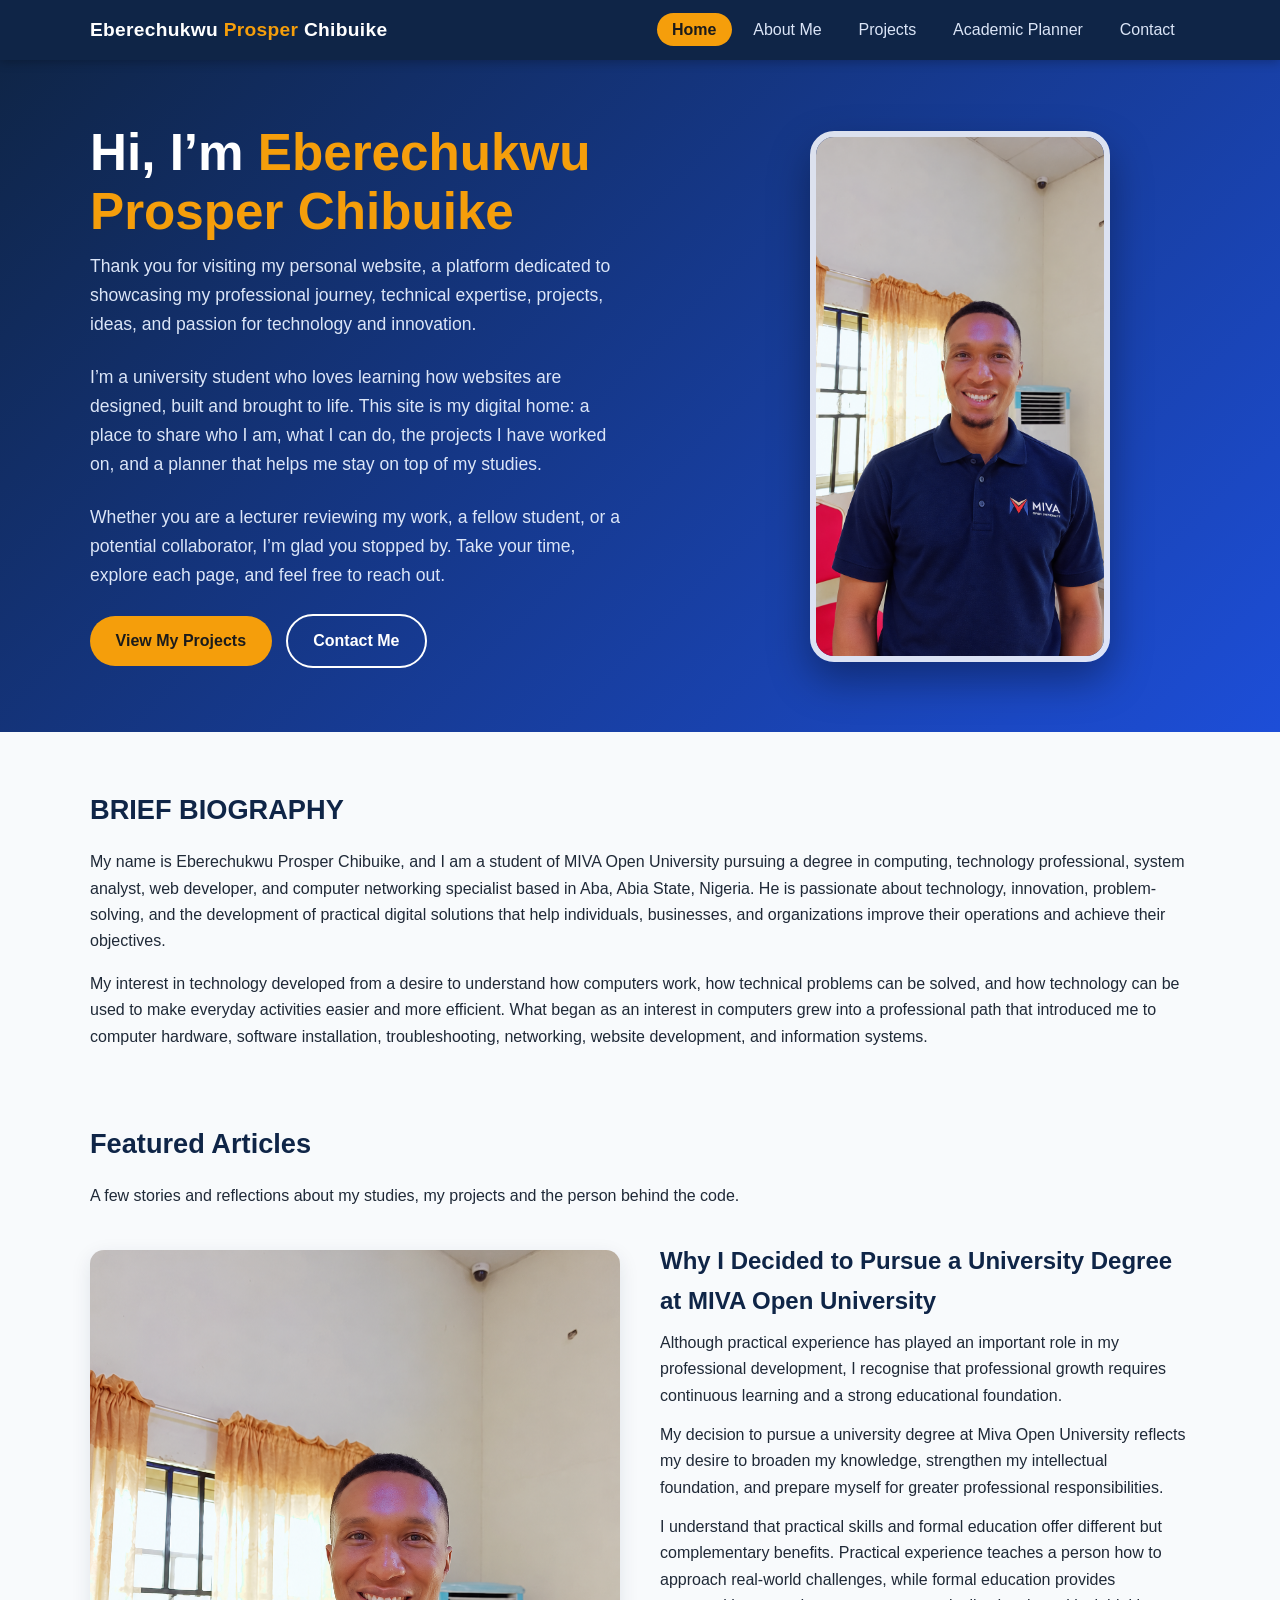
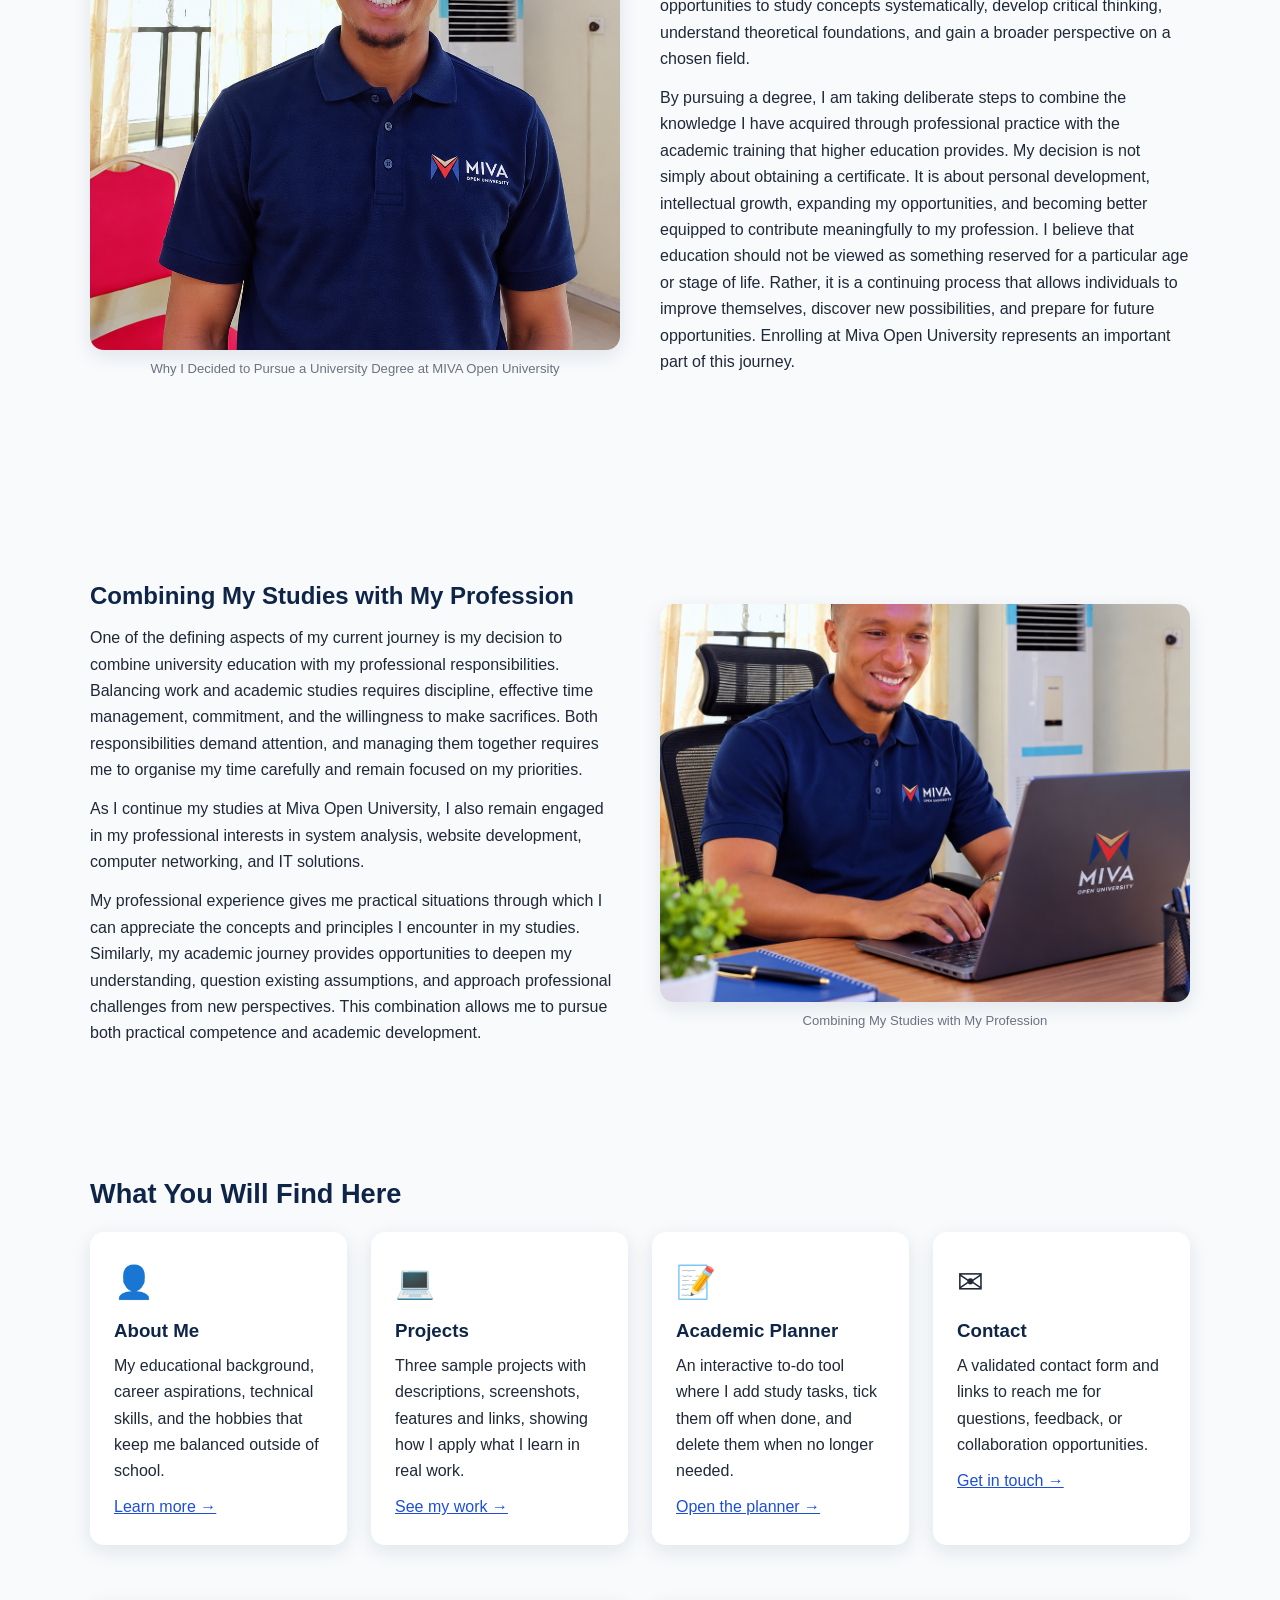
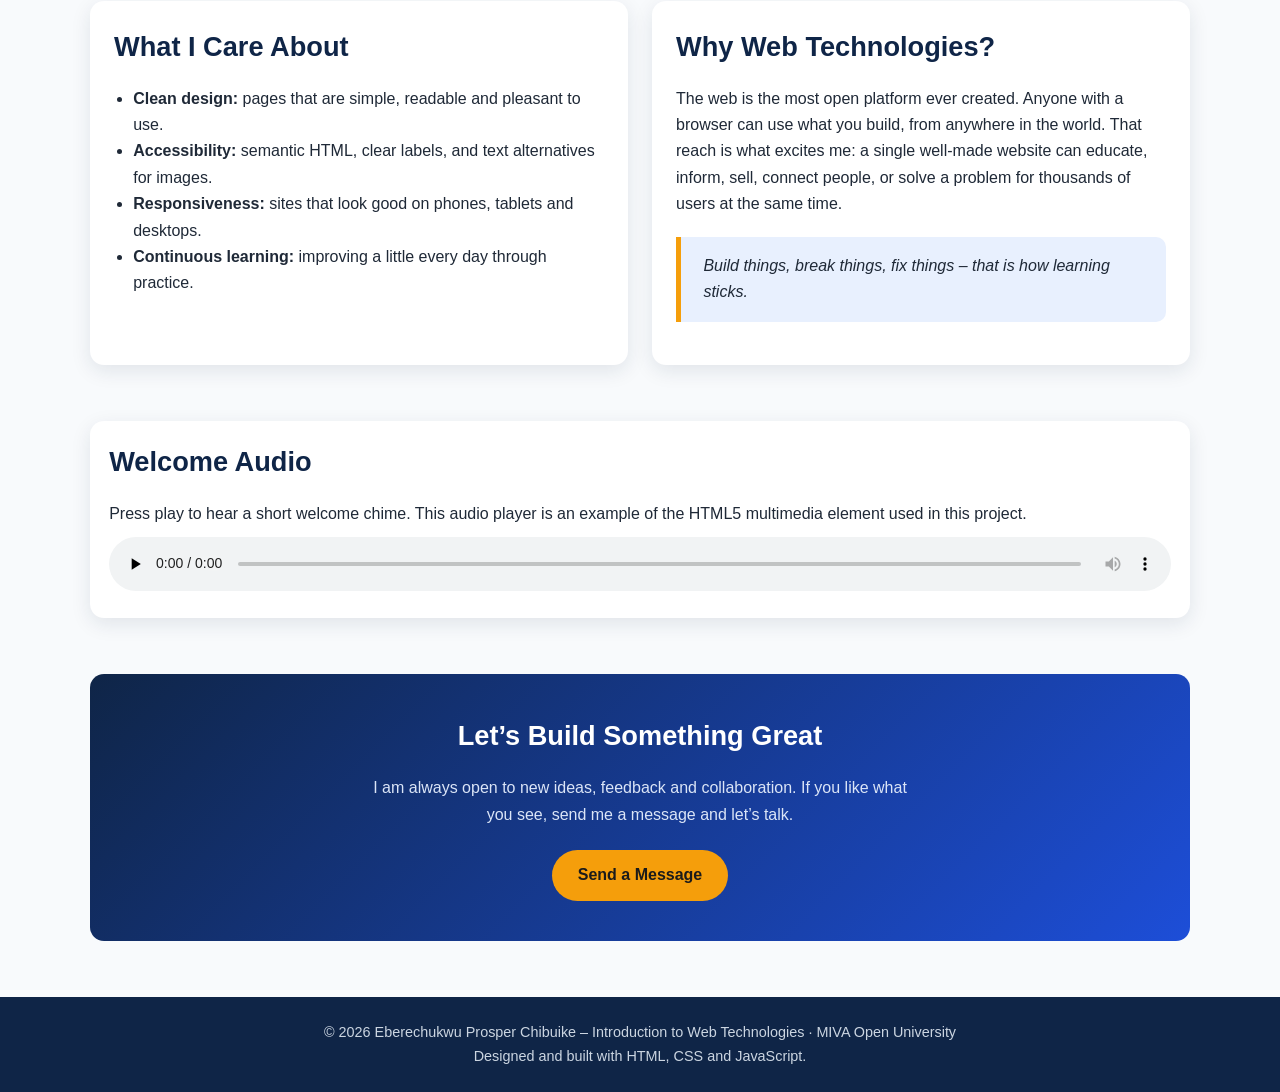
<file: index.html>
<!DOCTYPE html>
<html lang="en">
<head>
<meta charset="UTF-8">
<meta name="viewport" content="width=device-width, initial-scale=1.0">
<meta name="description" content="Eberechukwu Prosper Chibuike - student portfolio and academic management website (COS 106).">
<title>Home | Eberechukwu Prosper Chibuike</title>
<link rel="stylesheet" href="css/style.css">
</head>
<body>
<header class="site-header">
  <nav class="container nav-bar" aria-label="Main navigation">
    <a class="logo" href="index.html">Eberechukwu <span>Prosper</span> Chibuike</a>
    <button class="menu-btn" id="menuBtn" aria-label="Toggle menu" aria-expanded="false">&#9776;</button>
    <ul class="nav-links" id="navLinks"><li><a href="index.html" class="active" aria-current="page">Home</a></li><li><a href="about.html">About Me</a></li><li><a href="projects.html">Projects</a></li><li><a href="planner.html">Academic Planner</a></li><li><a href="contact.html">Contact</a></li></ul>
  </nav>
</header>
<main>

<section class="hero">
  <div class="container hero-grid">
    <div class="fade-in">
      <h1>Hi, I&rsquo;m <span>Eberechukwu Prosper Chibuike</span></h1>
      <p>Thank you for visiting my personal website, a platform dedicated to showcasing my professional journey, technical expertise, projects, ideas, and passion for technology and innovation.</p>
      <p>I&rsquo;m a university student who loves learning how websites are designed, built and brought to life. This site is my digital home: a place to share who I am, what I can do, the projects I have worked on, and a planner that helps me stay on top of my studies.</p>
      <p>Whether you are a lecturer reviewing my work, a fellow student, or a potential collaborator, I&rsquo;m glad you stopped by. Take your time, explore each page, and feel free to reach out.</p>
      <a class="btn" href="projects.html">View My Projects</a>
      <a class="btn outline" href="contact.html">Contact Me</a>
    </div>
    <div class="hero-photo fade-in">
      <img src="images/prosper1.png" alt="Portrait photograph of Eberechukwu Prosper Chibuike" width="413" height="531">
    </div>
  </div>
</section>

<section>
  <div class="container">
    <h2>BRIEF BIOGRAPHY</h2>
    <div class="prose">
      <p>My name is Eberechukwu Prosper Chibuike, and I am a student of MIVA Open University pursuing a degree in computing, technology professional, system analyst, web developer, and computer networking specialist based in Aba, Abia State, Nigeria. He is passionate about technology, innovation, problem-solving, and the development of practical digital solutions that help individuals, businesses, and organizations improve their operations and achieve their objectives.</p>
      <p>My interest in technology developed from a desire to understand how computers work, how technical problems can be solved, and how technology can be used to make everyday activities easier and more efficient. What began as an interest in computers grew into a professional path that introduced me to computer hardware, software installation, troubleshooting, networking, website development, and information systems.</p>
    </div>
  </div>
</section>

<section style="padding-top:0">
  <div class="container">
    <h2>Featured Articles</h2>
    <p class="prose" style="margin-bottom:2rem">A few stories and reflections about my studies, my projects and the person behind the code.</p>
    <article class="article">
      <figure class="article-img"><img src="images/prosper1.png" alt="A moment from my journey into technology" loading="lazy" height="700"><figcaption>Why I Decided to Pursue a University Degree at MIVA Open University</figcaption></figure>
      <div class="article-text"><h3>Why I Decided to Pursue a University Degree at MIVA Open University</h3>
        <p>Although practical experience has played an important role in my professional development, I recognise that professional growth requires continuous learning and a strong educational foundation.</p>
        <p>My decision to pursue a university degree at Miva Open University reflects my desire to broaden my knowledge, strengthen my intellectual foundation, and prepare myself for greater professional responsibilities.</p>
        <p>I understand that practical skills and formal education offer different but complementary benefits. Practical experience teaches a person how to approach real-world challenges, while formal education provides opportunities to study concepts systematically, develop critical thinking, understand theoretical foundations, and gain a broader perspective on a chosen field.</p>
      <p>By pursuing a degree, I am taking deliberate steps to combine the knowledge I have acquired through professional practice with the academic training that higher education provides.

My decision is not simply about obtaining a certificate. It is about personal development, intellectual growth, expanding my opportunities, and becoming better equipped to contribute meaningfully to my profession.

I believe that education should not be viewed as something reserved for a particular age or stage of life. Rather, it is a continuing process that allows individuals to improve themselves, discover new possibilities, and prepare for future opportunities.

Enrolling at Miva Open University represents an important part of this journey.</p>
      </div>
    </article>

    <br><br><br><br><br>
    <article class="article reverse">
      <figure class="article-img"><img src="images/prosper2.png" alt="Me learning and practising web development" loading="lazy"><figcaption>Combining My Studies with My Profession</figcaption></figure>
      <div class="article-text"><h3>Combining My Studies with My Profession</h3>
        <p>One of the defining aspects of my current journey is my decision to combine university education with my professional responsibilities.

Balancing work and academic studies requires discipline, effective time management, commitment, and the willingness to make sacrifices. Both responsibilities demand attention, and managing them together requires me to organise my time carefully and remain focused on my priorities.</p>
        <p>As I continue my studies at Miva Open University, I also remain engaged in my professional interests in system analysis, website development, computer networking, and IT solutions.</p>
        <p>My professional experience gives me practical situations through which I can appreciate the concepts and principles I encounter in my studies. Similarly, my academic journey provides opportunities to deepen my understanding, question existing assumptions, and approach professional challenges from new perspectives.

This combination allows me to pursue both practical competence and academic development.</p>
      </div>
    </article>


    
  </div>
</section>

<section style="padding-top:0">
  <div class="container">
    <h2>What You Will Find Here</h2>
    <div class="grid-3">
      <article class="card"><span class="icon">&#128100;</span><h3>About Me</h3><p>My educational background, career aspirations, technical skills, and the hobbies that keep me balanced outside of school.</p><p style="margin-top:.6rem"><a href="about.html">Learn more &rarr;</a></p></article>
      <article class="card"><span class="icon">&#128187;</span><h3>Projects</h3><p>Three sample projects with descriptions, screenshots, features and links, showing how I apply what I learn in real work.</p><p style="margin-top:.6rem"><a href="projects.html">See my work &rarr;</a></p></article>
      <article class="card"><span class="icon">&#128221;</span><h3>Academic Planner</h3><p>An interactive to-do tool where I add study tasks, tick them off when done, and delete them when no longer needed.</p><p style="margin-top:.6rem"><a href="planner.html">Open the planner &rarr;</a></p></article>
      <article class="card"><span class="icon">&#9993;</span><h3>Contact</h3><p>A validated contact form and links to reach me for questions, feedback, or collaboration opportunities.</p><p style="margin-top:.6rem"><a href="contact.html">Get in touch &rarr;</a></p></article>
    </div>
  </div>
</section>

<section style="padding-top:0">
  <div class="container grid-2">
    <article class="card">
      <h2>What I Care About</h2>
      <ul>
        <li><strong>Clean design:</strong> pages that are simple, readable and pleasant to use.</li>
        <li><strong>Accessibility:</strong> semantic HTML, clear labels, and text alternatives for images.</li>
        <li><strong>Responsiveness:</strong> sites that look good on phones, tablets and desktops.</li>
        <li><strong>Continuous learning:</strong> improving a little every day through practice.</li>
      </ul>
    </article>
    <article class="card">
      <h2>Why Web Technologies?</h2>
      <p>The web is the most open platform ever created. Anyone with a browser can use what you build, from anywhere in the world. That reach is what excites me: a single well-made website can educate, inform, sell, connect people, or solve a problem for thousands of users at the same time.</p>
      <blockquote>Build things, break things, fix things &ndash; that is how learning sticks.</blockquote>
    </article>
  </div>
</section>

<section style="padding-top:0">
  <div class="container">
    <div class="media-box">
      <h2>Welcome Audio</h2>
      <p>Press play to hear a short welcome chime. This audio player is an example of the HTML5 multimedia element used in this project.</p>
      <audio controls preload="none">
        <source src="media/welcome.wav" type="audio/wav">
        Your browser does not support the audio element.
      </audio>
    </div>
  </div>
</section>

<section style="padding-top:0">
  <div class="container cta">
    <h2>Let&rsquo;s Build Something Great</h2>
    <p>I am always open to new ideas, feedback and collaboration. If you like what you see, send me a message and let&rsquo;s talk.</p>
    <a class="btn" href="contact.html">Send a Message</a>
  </div>
</section>

</main>
<footer class="site-footer">
  <div class="container">
    <p>&copy; <span id="year">2026</span> Eberechukwu Prosper Chibuike &ndash; Introduction to Web Technologies &middot; MIVA Open University</p>
    <p>Designed and built with HTML, CSS and JavaScript.</p>
  </div>
</footer>
<script src="js/main.js"></script>

</body>
</html>
</file>
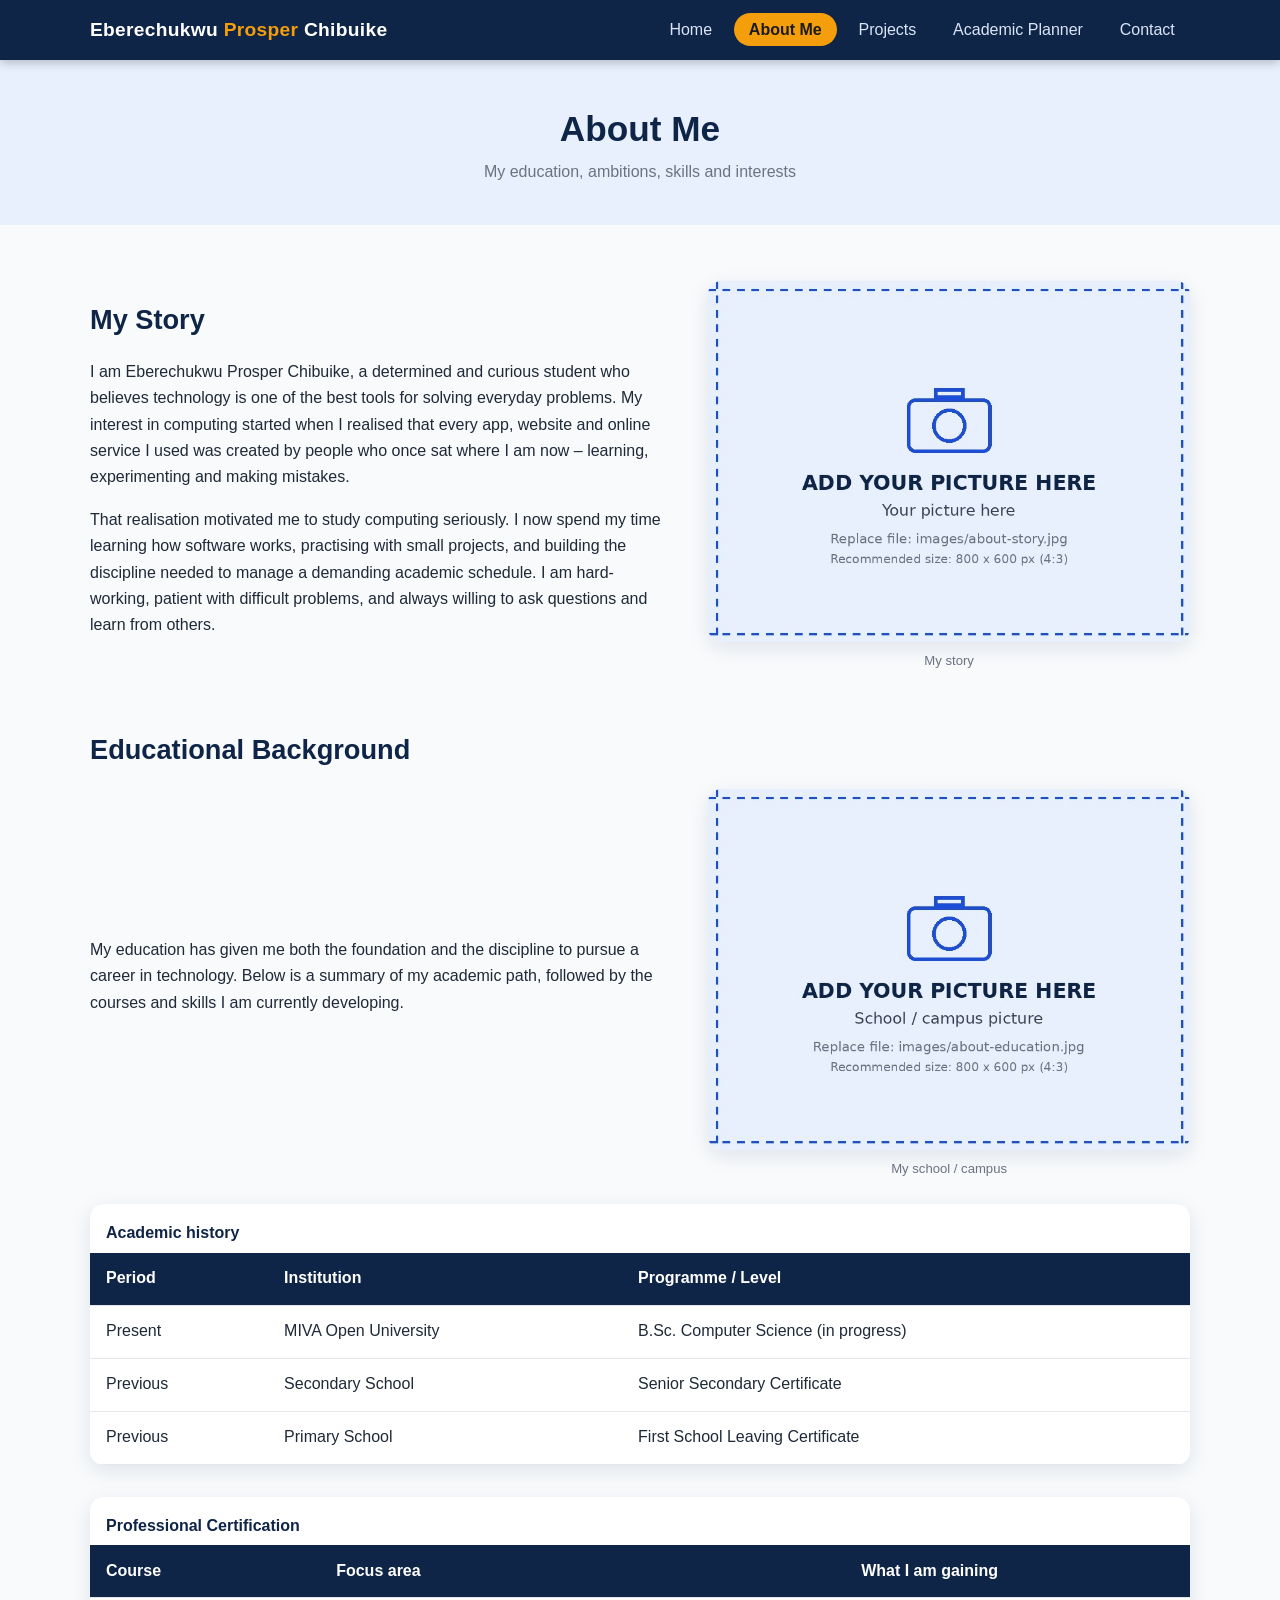
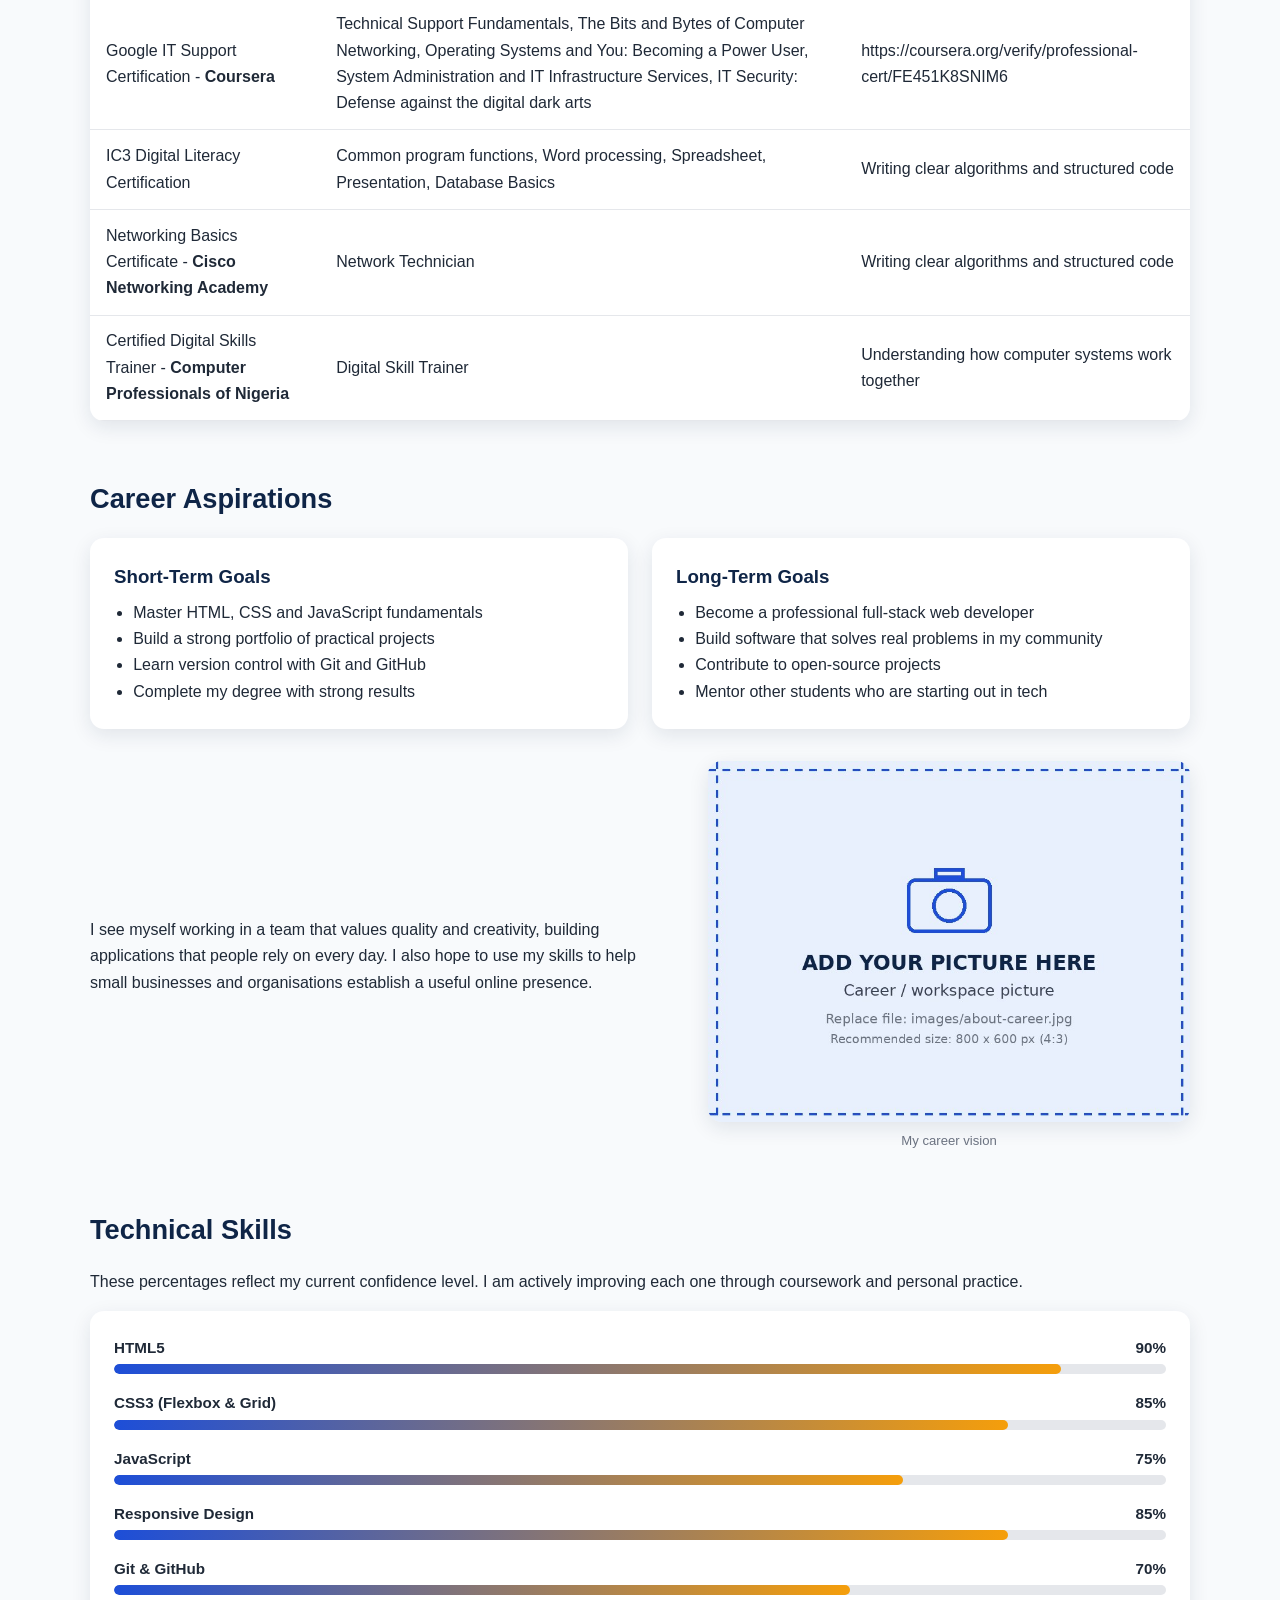
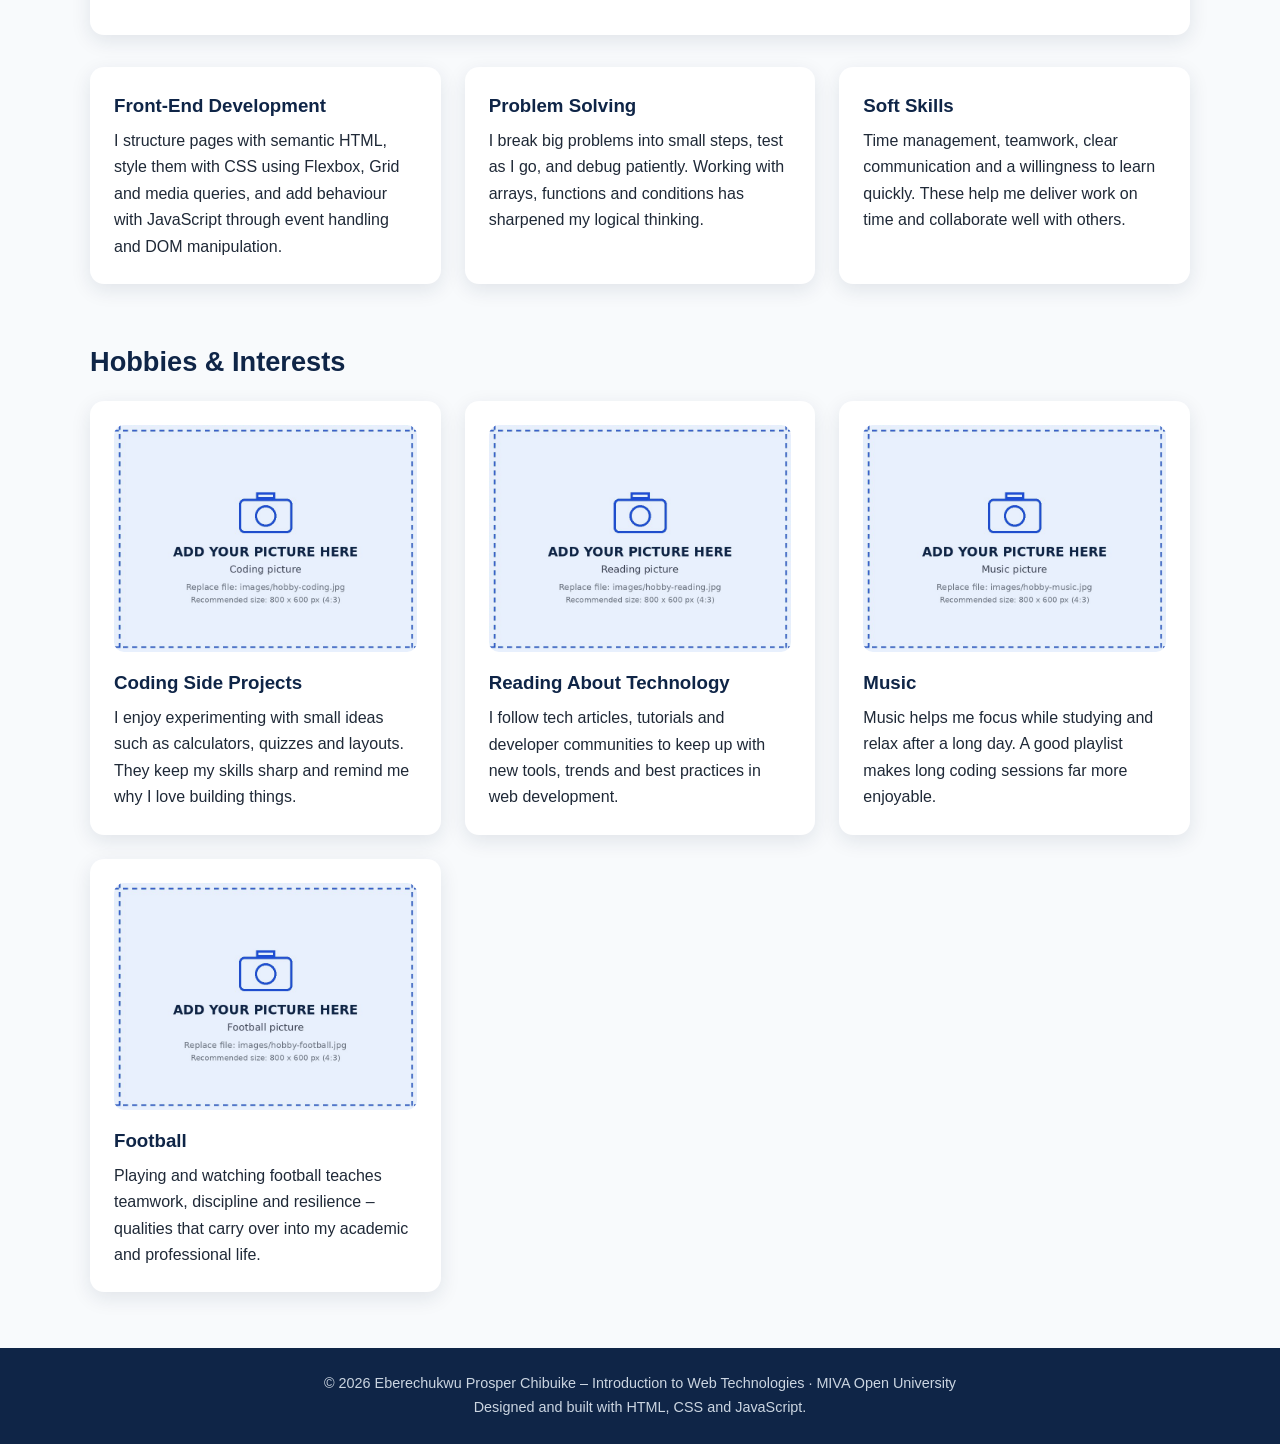
<file: about.html>
<!DOCTYPE html>
<html lang="en">
<head>
<meta charset="UTF-8">
<meta name="viewport" content="width=device-width, initial-scale=1.0">
<meta name="description" content="Eberechukwu Prosper Chibuike - student portfolio and academic management website (COS 106).">
<title>About Me | Eberechukwu Prosper Chibuike</title>
<link rel="stylesheet" href="css/style.css">
</head>
<body>
<header class="site-header">
  <nav class="container nav-bar" aria-label="Main navigation">
    <a class="logo" href="index.html">Eberechukwu <span>Prosper</span> Chibuike</a>
    <button class="menu-btn" id="menuBtn" aria-label="Toggle menu" aria-expanded="false">&#9776;</button>
    <ul class="nav-links" id="navLinks"><li><a href="index.html">Home</a></li><li><a href="about.html" class="active" aria-current="page">About Me</a></li><li><a href="projects.html">Projects</a></li><li><a href="planner.html">Academic Planner</a></li><li><a href="contact.html">Contact</a></li></ul>
  </nav>
</header>
<main>

<div class="page-title"><div class="container"><h1>About Me</h1><p>My education, ambitions, skills and interests</p></div></div>

<section>
  <div class="container split">
    <div>
    <h2>My Story</h2>
    <div class="prose">
      <p>I am Eberechukwu Prosper Chibuike, a determined and curious student who believes technology is one of the best tools for solving everyday problems. My interest in computing started when I realised that every app, website and online service I used was created by people who once sat where I am now &ndash; learning, experimenting and making mistakes.</p>
      <p>That realisation motivated me to study computing seriously. I now spend my time learning how software works, practising with small projects, and building the discipline needed to manage a demanding academic schedule. I am hard-working, patient with difficult problems, and always willing to ask questions and learn from others.</p>
    </div>
    </div>
    <figure><img class="story-img" src="images/about-story.jpg" alt="Picture of David telling his story"><figcaption style="font-size:.82rem;color:#6b7280;text-align:center;margin-top:.5rem">My story</figcaption></figure>
  </div>
</section>

<section style="padding-top:0">
  <div class="container">
    <h2>Educational Background</h2>
    <div class="split" style="margin-bottom:1.5rem">
      <div class="prose"><p>My education has given me both the foundation and the discipline to pursue a career in technology. Below is a summary of my academic path, followed by the courses and skills I am currently developing.</p></div>
      <figure><img class="story-img" src="images/about-education.jpg" alt="Picture of my school or campus"><figcaption style="font-size:.82rem;color:#6b7280;text-align:center;margin-top:.5rem">My school / campus</figcaption></figure>
    </div>
    <div class="table-wrap">
      <table>
        <caption>Academic history</caption>
        <thead><tr><th scope="col">Period</th><th scope="col">Institution</th><th scope="col">Programme / Level</th></tr></thead>
        <tbody>
          <tr><td>Present</td><td>MIVA Open University</td><td>B.Sc. Computer Science (in progress)</td></tr>
          <tr><td>Previous</td><td>Secondary School</td><td>Senior Secondary Certificate</td></tr>
          <tr><td>Previous</td><td>Primary School</td><td>First School Leaving Certificate</td></tr>
        </tbody>
      </table>
    </div>
    <div class="table-wrap mt">
      <table>
        <caption>Professional Certification</caption>
        <thead><tr><th scope="col">Course</th><th scope="col">Focus area</th><th scope="col">What I am gaining</th></tr></thead>
        <tbody>
          <tr><td>Google IT Support Certification -<b> Coursera</b></td><td>Technical Support Fundamentals, The Bits and Bytes of Computer Networking, Operating Systems and You: Becoming a Power User, System Administration and IT Infrastructure Services, IT Security: Defense against the digital dark arts</td><td>https://coursera.org/verify/professional-cert/FE451K8SNIM6</td></tr>
          <tr><td>IC3 Digital Literacy Certification</td><td>Common program functions, Word processing, Spreadsheet, Presentation, Database Basics</td><td>Writing clear algorithms and structured code</td></tr>
          <tr><td>Networking Basics Certificate - <b>Cisco Networking Academy</b></td><td>Network Technician</td><td>Writing clear algorithms and structured code</td></tr>
          <tr><td>Certified Digital Skills Trainer - <b>Computer Professionals of Nigeria</b></td><td>Digital Skill Trainer</td><td>Understanding how computer systems work together</td></tr>
        </tbody>
      </table>
    </div>
  </div>
</section>

<section style="padding-top:0">
  <div class="container">
    <h2>Career Aspirations</h2>
    <div class="grid-2">
      <article class="card">
        <h3>Short-Term Goals</h3>
        <ul>
          <li>Master HTML, CSS and JavaScript fundamentals</li>
          <li>Build a strong portfolio of practical projects</li>
          <li>Learn version control with Git and GitHub</li>
          <li>Complete my degree with strong results</li>
        </ul>
      </article>
      <article class="card">
        <h3>Long-Term Goals</h3>
        <ul>
          <li>Become a professional full-stack web developer</li>
          <li>Build software that solves real problems in my community</li>
          <li>Contribute to open-source projects</li>
          <li>Mentor other students who are starting out in tech</li>
        </ul>
      </article>
    </div>
    <div class="split mt"><p class="prose">I see myself working in a team that values quality and creativity, building applications that people rely on every day. I also hope to use my skills to help small businesses and organisations establish a useful online presence.</p>
    <figure><img class="story-img" src="images/about-career.jpg" alt="Picture representing my career goals"><figcaption style="font-size:.82rem;color:#6b7280;text-align:center;margin-top:.5rem">My career vision</figcaption></figure></div>
  </div>
</section>

<section style="padding-top:0">
  <div class="container">
    <h2>Technical Skills</h2>
    <p class="prose" style="margin-bottom:1rem">These percentages reflect my current confidence level. I am actively improving each one through coursework and personal practice.</p>
    <div class="card" id="skills">
      <div class="skill"><label>HTML5 <span>90%</span></label><div class="bar"><i data-w="90" style="width:0"></i></div></div>
      <div class="skill"><label>CSS3 (Flexbox &amp; Grid) <span>85%</span></label><div class="bar"><i data-w="85" style="width:0"></i></div></div>
      <div class="skill"><label>JavaScript <span>75%</span></label><div class="bar"><i data-w="75" style="width:0"></i></div></div>
      <div class="skill"><label>Responsive Design <span>85%</span></label><div class="bar"><i data-w="85" style="width:0"></i></div></div>
      <div class="skill"><label>Git &amp; GitHub <span>70%</span></label><div class="bar"><i data-w="70" style="width:0"></i></div></div>
    </div>
    <div class="grid-3 mt">
      <article class="card"><h3>Front-End Development</h3><p>I structure pages with semantic HTML, style them with CSS using Flexbox, Grid and media queries, and add behaviour with JavaScript through event handling and DOM manipulation.</p></article>
      <article class="card"><h3>Problem Solving</h3><p>I break big problems into small steps, test as I go, and debug patiently. Working with arrays, functions and conditions has sharpened my logical thinking.</p></article>
      <article class="card"><h3>Soft Skills</h3><p>Time management, teamwork, clear communication and a willingness to learn quickly. These help me deliver work on time and collaborate well with others.</p></article>
    </div>
  </div>
</section>

<section style="padding-top:0">
  <div class="container">
    <h2>Hobbies &amp; Interests</h2>
    <div class="grid-2">
      <article class="card"><img class="card-img" src="images/hobby-coding.jpg" alt="Picture of me enjoying coding" loading="lazy"><h3>Coding Side Projects</h3><p>I enjoy experimenting with small ideas such as calculators, quizzes and layouts. They keep my skills sharp and remind me why I love building things.</p></article>
      <article class="card"><img class="card-img" src="images/hobby-reading.jpg" alt="Picture of me enjoying reading" loading="lazy"><h3>Reading About Technology</h3><p>I follow tech articles, tutorials and developer communities to keep up with new tools, trends and best practices in web development.</p></article>
      <article class="card"><img class="card-img" src="images/hobby-music.jpg" alt="Picture of me enjoying music" loading="lazy"><h3>Music</h3><p>Music helps me focus while studying and relax after a long day. A good playlist makes long coding sessions far more enjoyable.</p></article>
      <article class="card"><img class="card-img" src="images/hobby-football.jpg" alt="Picture of me enjoying football" loading="lazy"><h3>Football</h3><p>Playing and watching football teaches teamwork, discipline and resilience &ndash; qualities that carry over into my academic and professional life.</p></article>
    </div>
  </div>
</section>

</main>
<footer class="site-footer">
  <div class="container">
    <p>&copy; <span id="year">2026</span> Eberechukwu Prosper Chibuike &ndash; Introduction to Web Technologies &middot; MIVA Open University</p>
    <p>Designed and built with HTML, CSS and JavaScript.</p>
  </div>
</footer>
<script src="js/main.js"></script>
<script>window.addEventListener("load",()=>setTimeout(()=>document.querySelectorAll(".bar i").forEach(b=>b.style.width=b.dataset.w+"%"),200));</script>
</body>
</html>
</file>
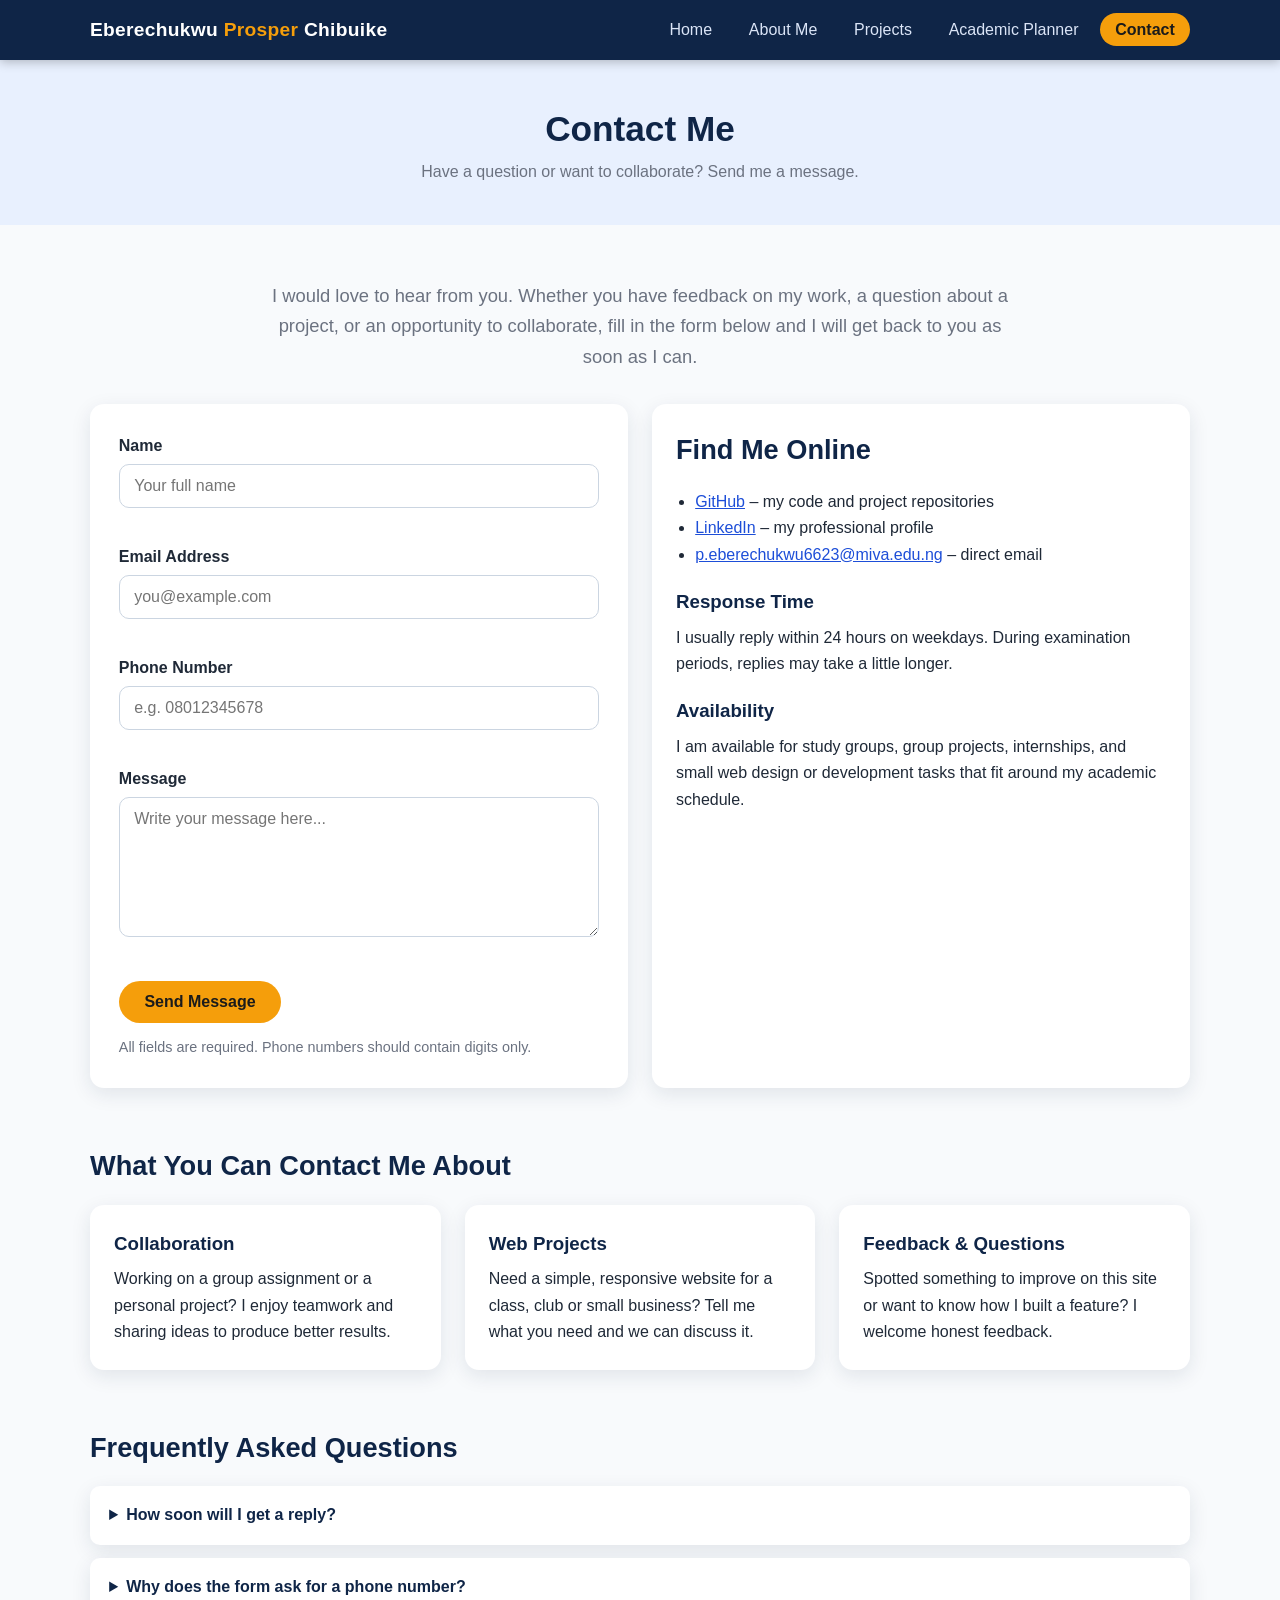
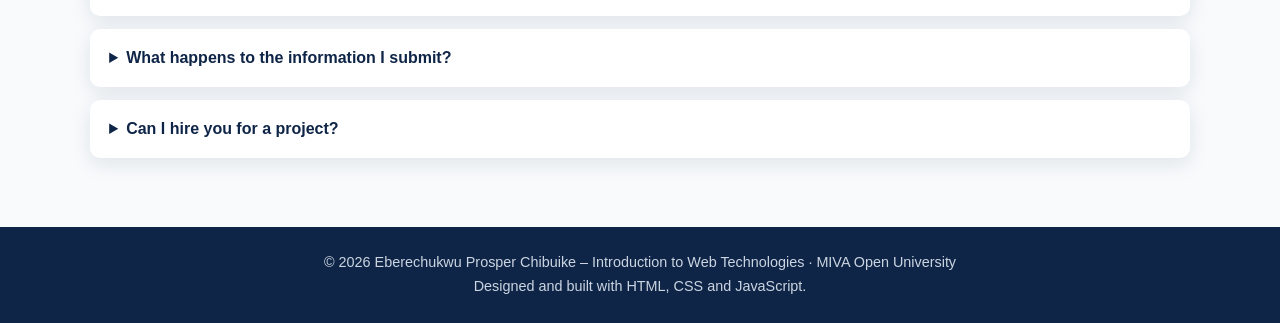
<file: contact.html>
<!DOCTYPE html>
<html lang="en">
<head>
<meta charset="UTF-8">
<meta name="viewport" content="width=device-width, initial-scale=1.0">
<meta name="description" content="Eberechukwu Prosper Chibuike - student portfolio and academic management website (COS 106).">
<title>Contact | Eberechukwu Prosper Chibuike</title>
<link rel="stylesheet" href="css/style.css">
</head>
<body>
<header class="site-header">
  <nav class="container nav-bar" aria-label="Main navigation">
    <a class="logo" href="index.html">Eberechukwu <span>Prosper</span> Chibuike</a>
    <button class="menu-btn" id="menuBtn" aria-label="Toggle menu" aria-expanded="false">&#9776;</button>
    <ul class="nav-links" id="navLinks"><li><a href="index.html">Home</a></li><li><a href="about.html">About Me</a></li><li><a href="projects.html">Projects</a></li><li><a href="planner.html">Academic Planner</a></li><li><a href="contact.html" class="active" aria-current="page">Contact</a></li></ul>
  </nav>
</header>
<main>

<div class="page-title"><div class="container"><h1>Contact Me</h1><p>Have a question or want to collaborate? Send me a message.</p></div></div>

<section>
  <div class="container">
    <p class="lead">I would love to hear from you. Whether you have feedback on my work, a question about a project, or an opportunity to collaborate, fill in the form below and I will get back to you as soon as I can.</p>
    <div class="grid-2">
      <form class="form" id="contactForm" novalidate>
        <div class="success" id="successMsg" role="status">Thank you! Your message has been sent successfully.</div>
        <div class="field"><label for="name">Name</label><input type="text" id="name" name="name" placeholder="Your full name"><p class="error"></p></div>
        <div class="field"><label for="email">Email Address</label><input type="email" id="email" name="email" placeholder="you@example.com"><p class="error"></p></div>
        <div class="field"><label for="phone">Phone Number</label><input type="text" id="phone" name="phone" inputmode="numeric" placeholder="e.g. 08012345678"><p class="error"></p></div>
        <div class="field"><label for="message">Message</label><textarea id="message" name="message" placeholder="Write your message here..."></textarea><p class="error"></p></div>
        <button class="btn" type="submit">Send Message</button>
        <p style="margin-top:.8rem;font-size:.9rem;color:#6b7280">All fields are required. Phone numbers should contain digits only.</p>
      </form>
      <aside class="card">
        <h2>Find Me Online</h2>
        <ul>
          <li><a href="https://github.com/" target="_blank" rel="noopener">GitHub</a> &ndash; my code and project repositories</li>
          <li><a href="https://www.linkedin.com/" target="_blank" rel="noopener">LinkedIn</a> &ndash; my professional profile</li>
          <li><a href="mailto:p.eberechukwu6623@miva.edu.ng">p.eberechukwu6623@miva.edu.ng</a> &ndash; direct email</li>
        </ul>
        <h3 style="margin-top:1.2rem">Response Time</h3>
        <p>I usually reply within 24 hours on weekdays. During examination periods, replies may take a little longer.</p>
        <h3 style="margin-top:1.2rem">Availability</h3>
        <p>I am available for study groups, group projects, internships, and small web design or development tasks that fit around my academic schedule.</p>
      </aside>
    </div>
  </div>
</section>

<section style="padding-top:0">
  <div class="container">
    <h2>What You Can Contact Me About</h2>
    <div class="grid-3">
      <article class="card"><h3>Collaboration</h3><p>Working on a group assignment or a personal project? I enjoy teamwork and sharing ideas to produce better results.</p></article>
      <article class="card"><h3>Web Projects</h3><p>Need a simple, responsive website for a class, club or small business? Tell me what you need and we can discuss it.</p></article>
      <article class="card"><h3>Feedback &amp; Questions</h3><p>Spotted something to improve on this site or want to know how I built a feature? I welcome honest feedback.</p></article>
    </div>
  </div>
</section>

<section style="padding-top:0">
  <div class="container">
    <h2>Frequently Asked Questions</h2>
    <details><summary>How soon will I get a reply?</summary><p>Most messages are answered within 24 hours on weekdays. If your message is urgent, mention it at the start.</p></details>
    <details><summary>Why does the form ask for a phone number?</summary><p>It gives me another way to reach you if email is not convenient. Please enter digits only, with no spaces, dashes or symbols.</p></details>
    <details><summary>What happens to the information I submit?</summary><p>This is a student project, so the form only validates your entries in the browser and shows a confirmation message. Nothing is stored or sent to a server.</p></details>
    <details><summary>Can I hire you for a project?</summary><p>I am open to small projects and internships that match my skills and schedule. Send me a message describing what you have in mind.</p></details>
  </div>
</section>

</main>
<footer class="site-footer">
  <div class="container">
    <p>&copy; <span id="year">2026</span> Eberechukwu Prosper Chibuike &ndash; Introduction to Web Technologies &middot; MIVA Open University</p>
    <p>Designed and built with HTML, CSS and JavaScript.</p>
  </div>
</footer>
<script src="js/main.js"></script>
<script src="js/contact.js"></script>
</body>
</html>
</file>
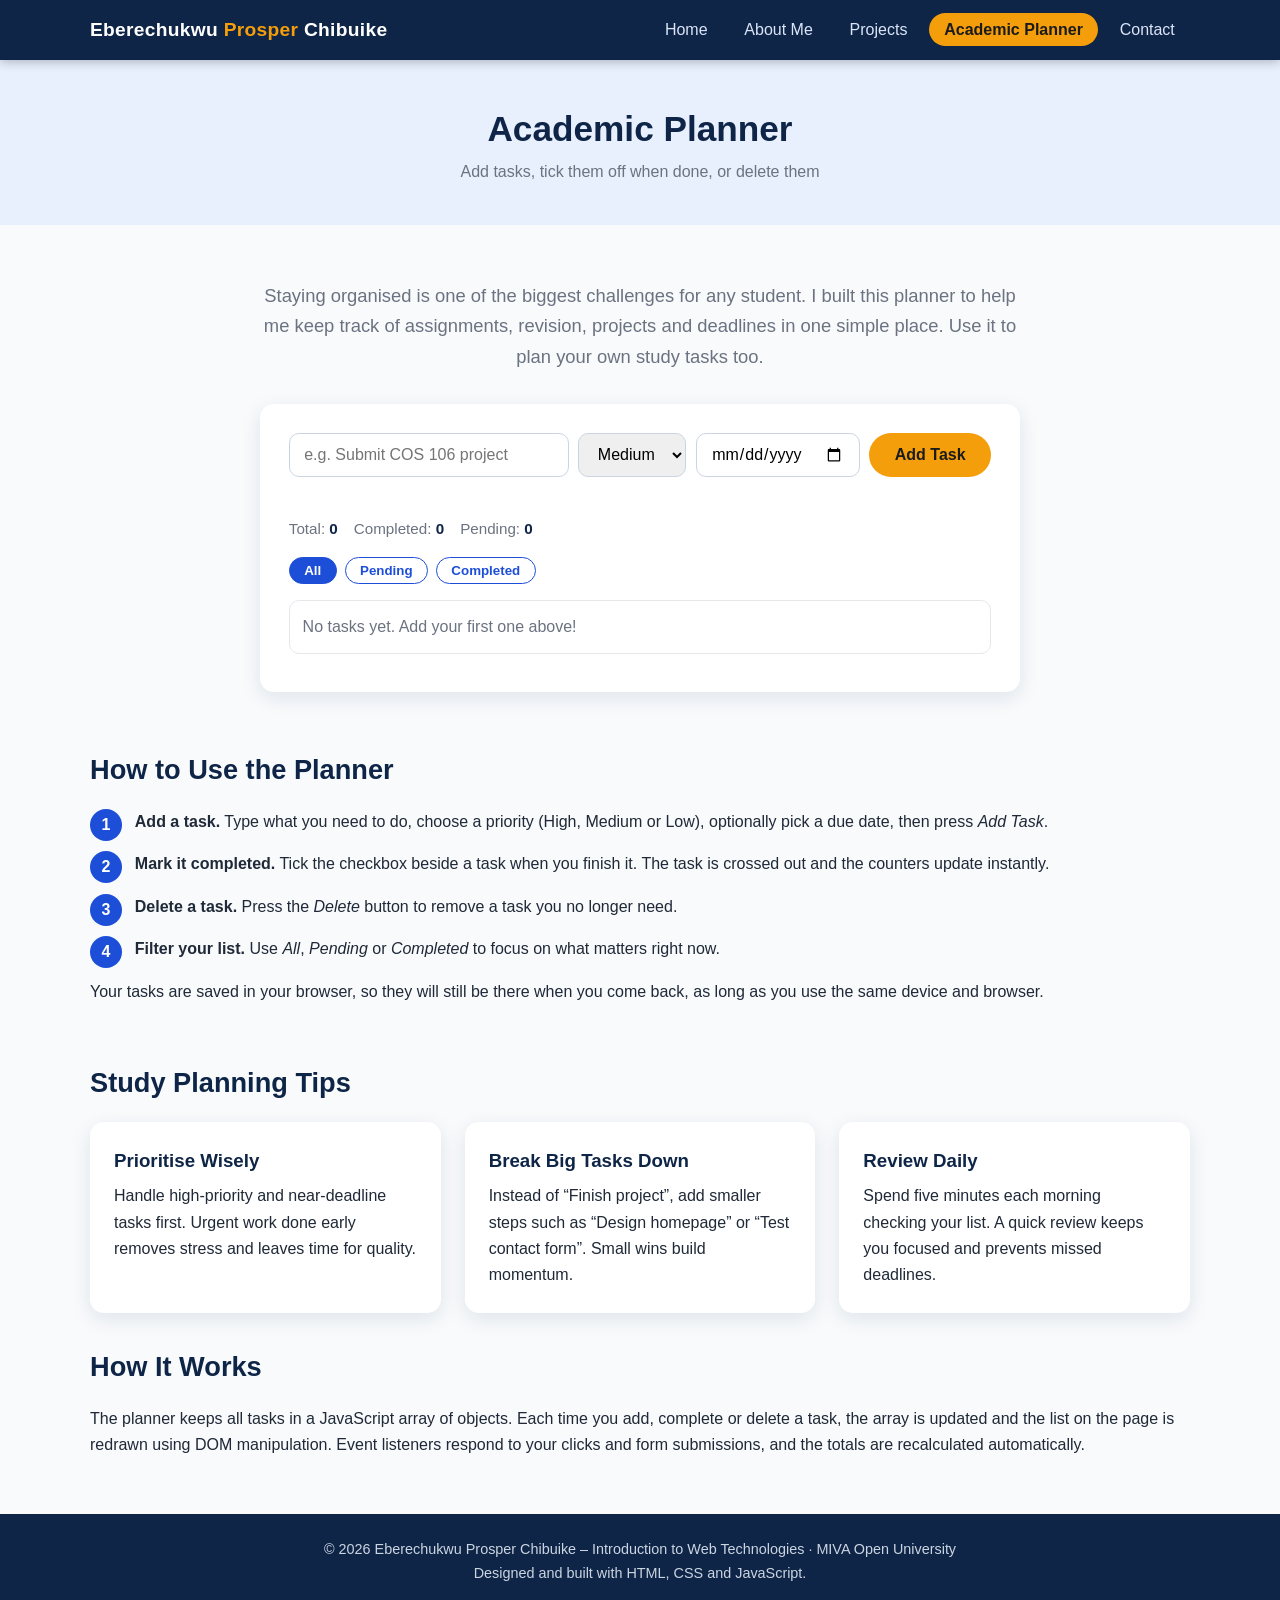
<file: planner.html>
<!DOCTYPE html>
<html lang="en">
<head>
<meta charset="UTF-8">
<meta name="viewport" content="width=device-width, initial-scale=1.0">
<meta name="description" content="Eberechukwu Prosper Chibuike - student portfolio and academic management website (COS 106).">
<title>Academic Planner | Eberechukwu Prosper Chibuike</title>
<link rel="stylesheet" href="css/style.css">
</head>
<body>
<header class="site-header">
  <nav class="container nav-bar" aria-label="Main navigation">
    <a class="logo" href="index.html">Eberechukwu <span>Prosper</span> Chibuike</a>
    <button class="menu-btn" id="menuBtn" aria-label="Toggle menu" aria-expanded="false">&#9776;</button>
    <ul class="nav-links" id="navLinks"><li><a href="index.html">Home</a></li><li><a href="about.html">About Me</a></li><li><a href="projects.html">Projects</a></li><li><a href="planner.html" class="active" aria-current="page">Academic Planner</a></li><li><a href="contact.html">Contact</a></li></ul>
  </nav>
</header>
<main>

<div class="page-title"><div class="container"><h1>Academic Planner</h1><p>Add tasks, tick them off when done, or delete them</p></div></div>

<section>
  <div class="container">
    <p class="lead">Staying organised is one of the biggest challenges for any student. I built this planner to help me keep track of assignments, revision, projects and deadlines in one simple place. Use it to plan your own study tasks too.</p>
    <div class="planner">
      <form class="task-form" id="taskForm" novalidate>
        <input type="text" id="taskInput" placeholder="e.g. Submit COS 106 project" aria-label="Task description" maxlength="120">
        <select id="priority" aria-label="Priority">
          <option value="High">High</option>
          <option value="Medium" selected>Medium</option>
          <option value="Low">Low</option>
        </select>
        <input type="date" id="dueDate" aria-label="Due date">
        <button class="btn" type="submit">Add Task</button>
      </form>
      <p class="error" id="taskError" role="alert"></p>
      <div class="stats">
        <span>Total: <strong id="total">0</strong></span>
        <span>Completed: <strong id="completed">0</strong></span>
        <span>Pending: <strong id="pending">0</strong></span>
      </div>
      <div class="filters" role="group" aria-label="Filter tasks">
        <button type="button" class="on" data-filter="all">All</button>
        <button type="button" data-filter="pending">Pending</button>
        <button type="button" data-filter="done">Completed</button>
      </div>
      <ul id="taskList"></ul>
    </div>
  </div>
</section>

<section style="padding-top:0">
  <div class="container">
    <h2>How to Use the Planner</h2>
    <ol class="steps prose">
      <li><strong>Add a task.</strong> Type what you need to do, choose a priority (High, Medium or Low), optionally pick a due date, then press <em>Add Task</em>.</li>
      <li><strong>Mark it completed.</strong> Tick the checkbox beside a task when you finish it. The task is crossed out and the counters update instantly.</li>
      <li><strong>Delete a task.</strong> Press the <em>Delete</em> button to remove a task you no longer need.</li>
      <li><strong>Filter your list.</strong> Use <em>All</em>, <em>Pending</em> or <em>Completed</em> to focus on what matters right now.</li>
    </ol>
    <p class="prose">Your tasks are saved in your browser, so they will still be there when you come back, as long as you use the same device and browser.</p>
  </div>
</section>

<section style="padding-top:0">
  <div class="container">
    <h2>Study Planning Tips</h2>
    <div class="grid-3">
      <article class="card"><h3>Prioritise Wisely</h3><p>Handle high-priority and near-deadline tasks first. Urgent work done early removes stress and leaves time for quality.</p></article>
      <article class="card"><h3>Break Big Tasks Down</h3><p>Instead of &ldquo;Finish project&rdquo;, add smaller steps such as &ldquo;Design homepage&rdquo; or &ldquo;Test contact form&rdquo;. Small wins build momentum.</p></article>
      <article class="card"><h3>Review Daily</h3><p>Spend five minutes each morning checking your list. A quick review keeps you focused and prevents missed deadlines.</p></article>
    </div>
    <h2 class="mt">How It Works</h2>
    <p class="prose">The planner keeps all tasks in a JavaScript array of objects. Each time you add, complete or delete a task, the array is updated and the list on the page is redrawn using DOM manipulation. Event listeners respond to your clicks and form submissions, and the totals are recalculated automatically.</p>
  </div>
</section>

</main>
<footer class="site-footer">
  <div class="container">
    <p>&copy; <span id="year">2026</span> Eberechukwu Prosper Chibuike &ndash; Introduction to Web Technologies &middot; MIVA Open University</p>
    <p>Designed and built with HTML, CSS and JavaScript.</p>
  </div>
</footer>
<script src="js/main.js"></script>
<script src="js/planner.js"></script>
</body>
</html>
</file>
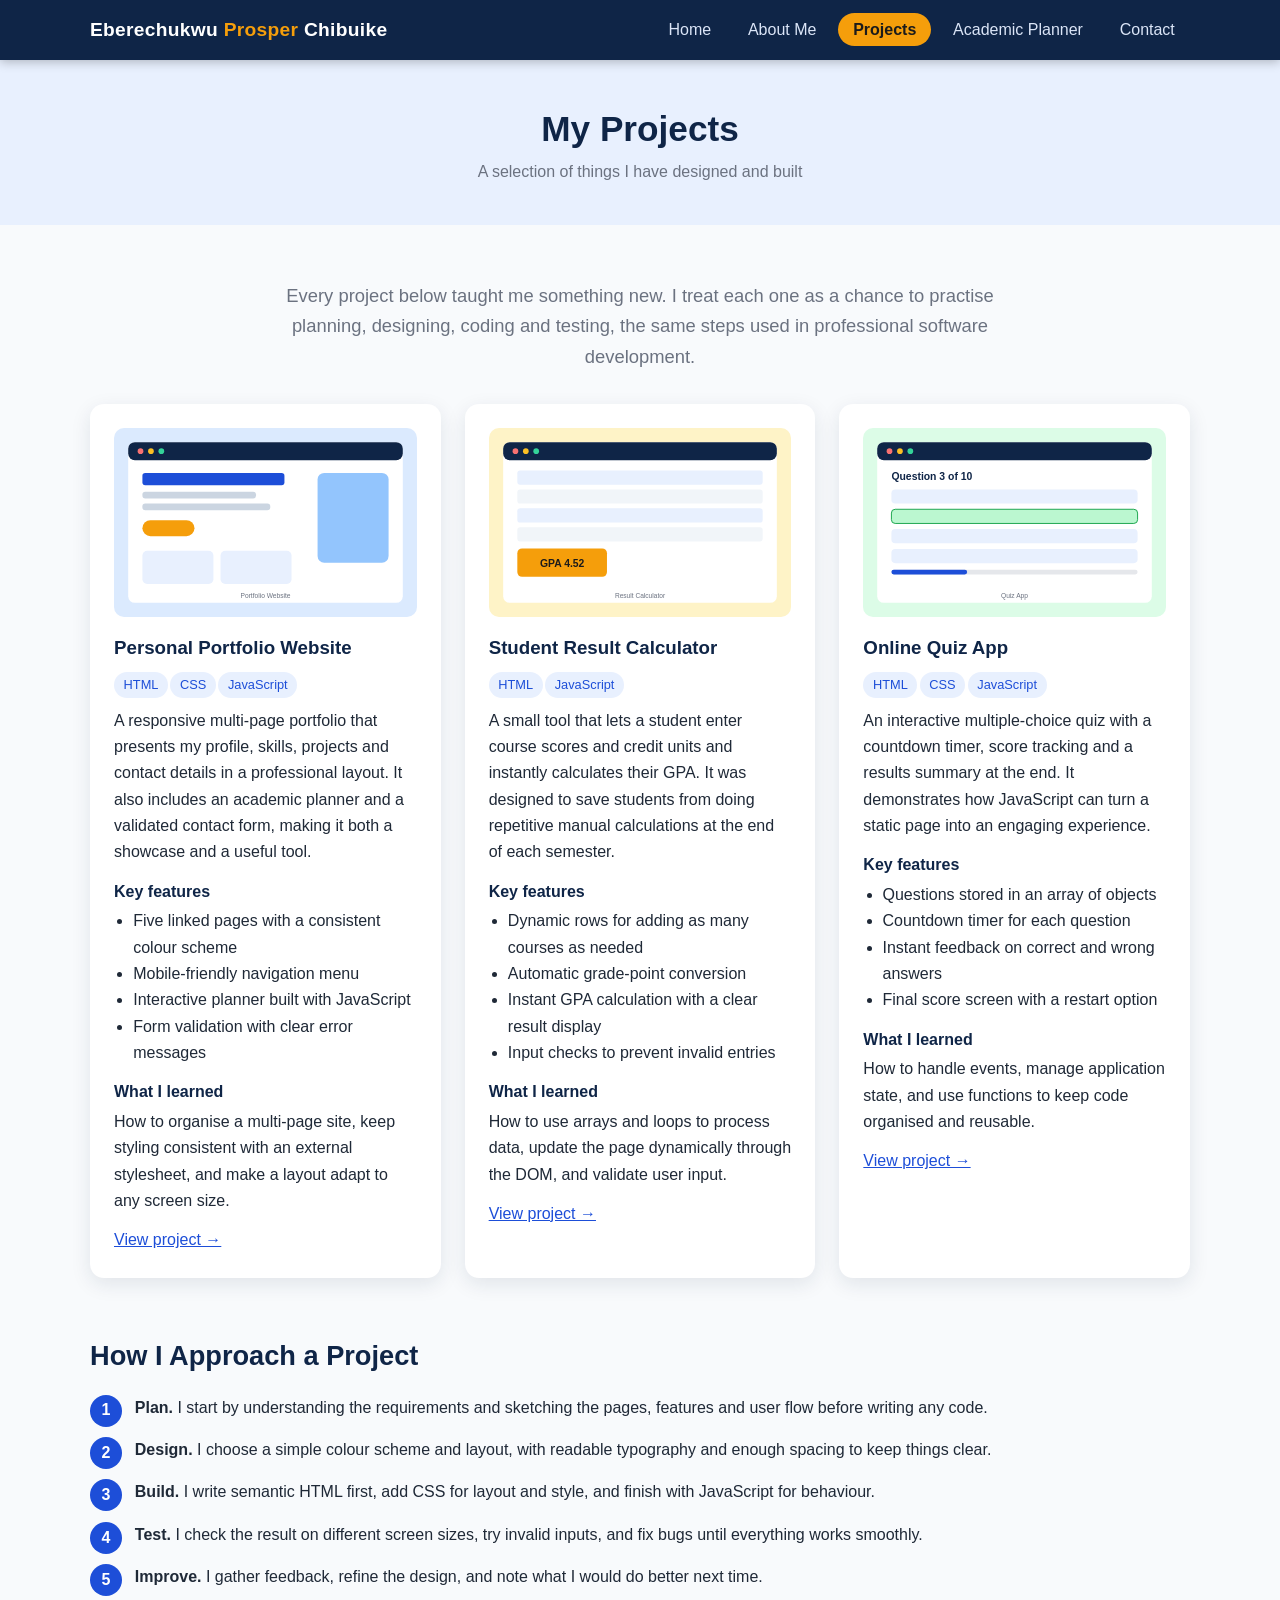
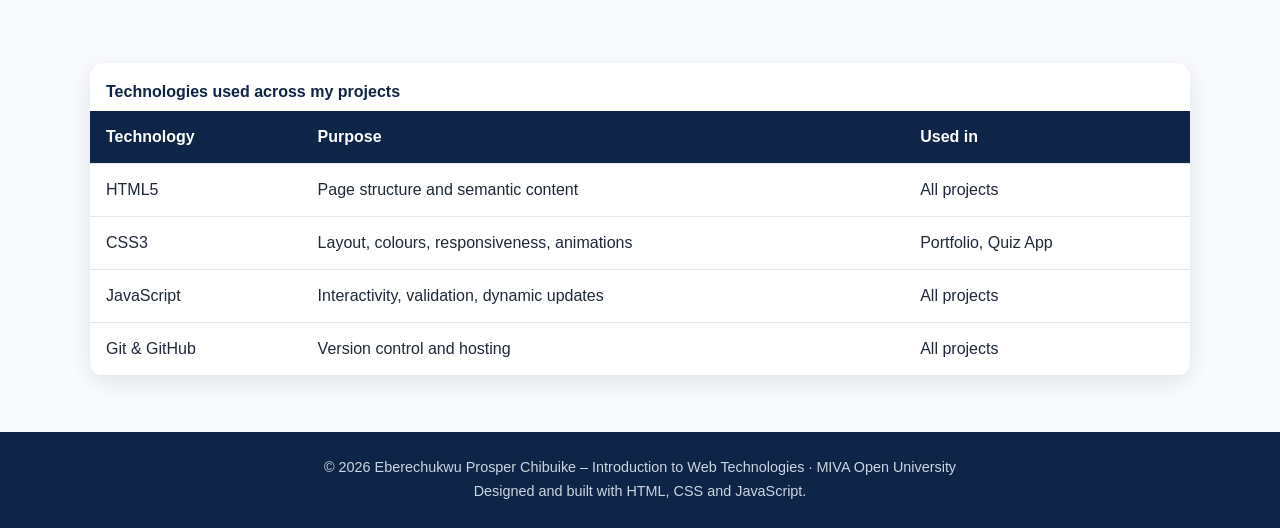
<file: projects.html>
<!DOCTYPE html>
<html lang="en">
<head>
<meta charset="UTF-8">
<meta name="viewport" content="width=device-width, initial-scale=1.0">
<meta name="description" content="Eberechukwu Prosper Chibuike - student portfolio and academic management website (COS 106).">
<title>Projects | Eberechukwu Prosper Chibuike</title>
<link rel="stylesheet" href="css/style.css">
</head>
<body>
<header class="site-header">
  <nav class="container nav-bar" aria-label="Main navigation">
    <a class="logo" href="index.html">Eberechukwu <span>Prosper</span> Chibuike</a>
    <button class="menu-btn" id="menuBtn" aria-label="Toggle menu" aria-expanded="false">&#9776;</button>
    <ul class="nav-links" id="navLinks"><li><a href="index.html">Home</a></li><li><a href="about.html">About Me</a></li><li><a href="projects.html" class="active" aria-current="page">Projects</a></li><li><a href="planner.html">Academic Planner</a></li><li><a href="contact.html">Contact</a></li></ul>
  </nav>
</header>
<main>

<div class="page-title"><div class="container"><h1>My Projects</h1><p>A selection of things I have designed and built</p></div></div>

<section>
  <div class="container">
    <p class="lead">Every project below taught me something new. I treat each one as a chance to practise planning, designing, coding and testing, the same steps used in professional software development.</p>
    <div class="grid-3">
      <article class="card project">
      <img src="images/project1.svg" alt="Screenshot of Personal Portfolio Website" loading="lazy">
      <h3>Personal Portfolio Website</h3><span class="tag">HTML</span><span class="tag">CSS</span><span class="tag">JavaScript</span>
      <p>A responsive multi-page portfolio that presents my profile, skills, projects and contact details in a professional layout. It also includes an academic planner and a validated contact form, making it both a showcase and a useful tool.</p>
      <h4 style="margin:.8rem 0 .2rem;color:#0f2547">Key features</h4>
      <ul><li>Five linked pages with a consistent colour scheme</li><li>Mobile-friendly navigation menu</li><li>Interactive planner built with JavaScript</li><li>Form validation with clear error messages</li></ul>
      <h4 style="margin:.8rem 0 .2rem;color:#0f2547">What I learned</h4>
      <p>How to organise a multi-page site, keep styling consistent with an external stylesheet, and make a layout adapt to any screen size.</p>
      <p style="margin-top:.8rem"><a href="index.html" target="_blank" rel="noopener">View project &rarr;</a></p>
    </article>
      <article class="card project">
      <img src="images/project2.svg" alt="Screenshot of Student Result Calculator" loading="lazy">
      <h3>Student Result Calculator</h3><span class="tag">HTML</span><span class="tag">JavaScript</span>
      <p>A small tool that lets a student enter course scores and credit units and instantly calculates their GPA. It was designed to save students from doing repetitive manual calculations at the end of each semester.</p>
      <h4 style="margin:.8rem 0 .2rem;color:#0f2547">Key features</h4>
      <ul><li>Dynamic rows for adding as many courses as needed</li><li>Automatic grade-point conversion</li><li>Instant GPA calculation with a clear result display</li><li>Input checks to prevent invalid entries</li></ul>
      <h4 style="margin:.8rem 0 .2rem;color:#0f2547">What I learned</h4>
      <p>How to use arrays and loops to process data, update the page dynamically through the DOM, and validate user input.</p>
      <p style="margin-top:.8rem"><a href="https://github.com/" target="_blank" rel="noopener">View project &rarr;</a></p>
    </article>
      <article class="card project">
      <img src="images/project3.svg" alt="Screenshot of Online Quiz App" loading="lazy">
      <h3>Online Quiz App</h3><span class="tag">HTML</span><span class="tag">CSS</span><span class="tag">JavaScript</span>
      <p>An interactive multiple-choice quiz with a countdown timer, score tracking and a results summary at the end. It demonstrates how JavaScript can turn a static page into an engaging experience.</p>
      <h4 style="margin:.8rem 0 .2rem;color:#0f2547">Key features</h4>
      <ul><li>Questions stored in an array of objects</li><li>Countdown timer for each question</li><li>Instant feedback on correct and wrong answers</li><li>Final score screen with a restart option</li></ul>
      <h4 style="margin:.8rem 0 .2rem;color:#0f2547">What I learned</h4>
      <p>How to handle events, manage application state, and use functions to keep code organised and reusable.</p>
      <p style="margin-top:.8rem"><a href="https://github.com/" target="_blank" rel="noopener">View project &rarr;</a></p>
    </article>
    </div>
  </div>
</section>

<section style="padding-top:0">
  <div class="container">
    <h2>How I Approach a Project</h2>
    <ol class="steps prose">
      <li><strong>Plan.</strong> I start by understanding the requirements and sketching the pages, features and user flow before writing any code.</li>
      <li><strong>Design.</strong> I choose a simple colour scheme and layout, with readable typography and enough spacing to keep things clear.</li>
      <li><strong>Build.</strong> I write semantic HTML first, add CSS for layout and style, and finish with JavaScript for behaviour.</li>
      <li><strong>Test.</strong> I check the result on different screen sizes, try invalid inputs, and fix bugs until everything works smoothly.</li>
      <li><strong>Improve.</strong> I gather feedback, refine the design, and note what I would do better next time.</li>
    </ol>
  </div>
</section>

<section style="padding-top:0">
  <div class="container">
    <div class="table-wrap">
      <table>
        <caption>Technologies used across my projects</caption>
        <thead><tr><th scope="col">Technology</th><th scope="col">Purpose</th><th scope="col">Used in</th></tr></thead>
        <tbody>
          <tr><td>HTML5</td><td>Page structure and semantic content</td><td>All projects</td></tr>
          <tr><td>CSS3</td><td>Layout, colours, responsiveness, animations</td><td>Portfolio, Quiz App</td></tr>
          <tr><td>JavaScript</td><td>Interactivity, validation, dynamic updates</td><td>All projects</td></tr>
          <tr><td>Git &amp; GitHub</td><td>Version control and hosting</td><td>All projects</td></tr>
        </tbody>
      </table>
    </div>
  </div>
</section>

</main>
<footer class="site-footer">
  <div class="container">
    <p>&copy; <span id="year">2026</span> Eberechukwu Prosper Chibuike &ndash; Introduction to Web Technologies &middot; MIVA Open University</p>
    <p>Designed and built with HTML, CSS and JavaScript.</p>
  </div>
</footer>
<script src="js/main.js"></script>

</body>
</html>
</file>
<file: css/style.css>
:root{
  --navy:#0f2547; --blue:#1d4ed8; --sky:#e8f0fe; --accent:#f59e0b;
  --text:#1f2937; --muted:#6b7280; --bg:#f8fafc; --card:#ffffff;
  --radius:14px; --shadow:0 6px 20px rgba(15,37,71,.10);
}
*{box-sizing:border-box;margin:0;padding:0}
html{scroll-behavior:smooth}
body{font-family:"Segoe UI",Roboto,Arial,sans-serif;color:var(--text);background:var(--bg);line-height:1.65;display:flex;flex-direction:column;min-height:100vh}
main{flex:1}
img{max-width:100%;display:block}
a{color:var(--blue)}
.container{width:min(1100px,92%);margin-inline:auto}

/* Header & navigation */
.site-header{background:var(--navy);position:sticky;top:0;z-index:50;box-shadow:0 2px 10px rgba(0,0,0,.25)}
.nav-bar{display:flex;align-items:center;justify-content:space-between;padding:.9rem 0}
.logo{color:#fff;font-weight:700;font-size:1.2rem;text-decoration:none;letter-spacing:.3px}
.logo span{color:var(--accent)}
.nav-links{display:flex;gap:.4rem;list-style:none}
.nav-links a{color:#dbe5f7;text-decoration:none;padding:.5rem .95rem;border-radius:999px;transition:background .3s,color .3s}
.nav-links a:hover{background:rgba(255,255,255,.12);color:#fff}
.nav-links a.active{background:var(--accent);color:#1b1b1b;font-weight:600}
.menu-btn{display:none;background:none;border:2px solid #fff;color:#fff;font-size:1.3rem;border-radius:8px;padding:.1rem .6rem;cursor:pointer}

/* Hero */
.hero{background:linear-gradient(135deg,var(--navy),var(--blue));color:#fff;padding:4rem 0}
.hero-grid{display:grid;grid-template-columns:1.3fr 1fr;gap:2.5rem;align-items:center}
.hero h1{font-size:clamp(2rem,5vw,3.2rem);line-height:1.15;margin-bottom:.6rem}
.hero h1 span{color:var(--accent)}
.hero p{font-size:1.1rem;color:#dbe5f7;margin-bottom:1.5rem;max-width:55ch}
.hero-photo{display:flex;justify-content:center}
.hero-photo img{width:min(300px,80%);aspect-ratio:4/5;object-fit:cover;border-radius:24px;border:6px solid rgba(255,255,255,.85);box-shadow:0 18px 40px rgba(0,0,0,.35);animation:float 5s ease-in-out infinite}
@keyframes float{0%,100%{transform:translateY(0)}50%{transform:translateY(-10px)}}
.fade-in{animation:fadeIn 1s ease both}
@keyframes fadeIn{from{opacity:0;transform:translateY(18px)}to{opacity:1;transform:none}}

.btn{display:inline-block;background:var(--accent);color:#1b1b1b;font-weight:600;padding:.75rem 1.6rem;border-radius:999px;text-decoration:none;border:none;cursor:pointer;font-size:1rem;transition:transform .25s,box-shadow .25s}
.btn:hover{transform:translateY(-3px);box-shadow:0 8px 18px rgba(0,0,0,.25)}
.btn.outline{background:transparent;color:#fff;border:2px solid #fff;margin-left:.6rem}

/* Sections */
section{padding:3.5rem 0}
.page-title{background:var(--sky);padding:2.5rem 0;text-align:center}
.page-title h1{color:var(--navy);font-size:2.2rem}
.page-title p{color:var(--muted)}
h2{color:var(--navy);margin-bottom:1rem;font-size:1.7rem}
h3{color:var(--navy);margin-bottom:.4rem}
.grid-3{display:grid;grid-template-columns:repeat(auto-fit,minmax(250px,1fr));gap:1.5rem}
.grid-2{display:grid;grid-template-columns:repeat(auto-fit,minmax(300px,1fr));gap:1.5rem}
.card{background:var(--card);border-radius:var(--radius);box-shadow:var(--shadow);padding:1.5rem;transition:transform .3s,box-shadow .3s}
.card:hover{transform:translateY(-6px);box-shadow:0 14px 28px rgba(15,37,71,.16)}
.card ul{padding-left:1.2rem}
.media-box{background:var(--card);padding:1.2rem;border-radius:var(--radius);box-shadow:var(--shadow)}
audio,video{width:100%;margin-top:.6rem}

/* Tables */
.table-wrap{overflow-x:auto;background:var(--card);border-radius:var(--radius);box-shadow:var(--shadow)}
table{width:100%;border-collapse:collapse;min-width:480px}
caption{caption-side:top;text-align:left;font-weight:600;padding:1rem 1rem .4rem;color:var(--navy)}
th,td{padding:.8rem 1rem;text-align:left;border-bottom:1px solid #e5e7eb}
thead th{background:var(--navy);color:#fff}
tbody tr:hover{background:var(--sky)}

/* Skills bars */
.skill{margin-bottom:1rem}
.skill label{display:flex;justify-content:space-between;font-weight:600;font-size:.95rem}
.bar{height:10px;background:#e5e7eb;border-radius:999px;overflow:hidden;margin-top:.25rem}
.bar i{display:block;height:100%;background:linear-gradient(90deg,var(--blue),var(--accent));border-radius:999px;transition:width 1.2s ease}

/* Projects */
.project img{border-radius:10px;margin-bottom:1rem;width:100%;aspect-ratio:16/10;object-fit:cover}
.tag{display:inline-block;background:var(--sky);color:var(--blue);font-size:.8rem;padding:.15rem .6rem;border-radius:999px;margin:.1rem .15rem .6rem 0}

/* Planner */
.planner{max-width:760px;margin-inline:auto;background:var(--card);border-radius:var(--radius);box-shadow:var(--shadow);padding:1.8rem}
.task-form{display:flex;gap:.6rem;flex-wrap:wrap;margin-bottom:1rem}
.task-form input[type=text]{flex:2 1 220px}
.task-form input,.task-form select{padding:.7rem .9rem;border:1.5px solid #cbd5e1;border-radius:10px;font-size:1rem;font-family:inherit}
.task-form input:focus,.task-form select:focus,.form input:focus,.form textarea:focus{outline:none;border-color:var(--blue);box-shadow:0 0 0 3px rgba(29,78,216,.18)}
.stats{display:flex;gap:1rem;flex-wrap:wrap;margin:.5rem 0 1rem;font-size:.95rem;color:var(--muted)}
.stats strong{color:var(--navy)}
.filters{display:flex;gap:.5rem;margin-bottom:1rem}
.filters button{border:1.5px solid var(--blue);background:#fff;color:var(--blue);padding:.3rem .9rem;border-radius:999px;cursor:pointer;font-weight:600;transition:all .25s}
.filters button.on,.filters button:hover{background:var(--blue);color:#fff}
#taskList{list-style:none}
#taskList li{display:flex;align-items:center;gap:.8rem;padding:.8rem;border:1px solid #e5e7eb;border-radius:10px;margin-bottom:.6rem;animation:fadeIn .4s ease both;transition:background .3s}
#taskList li:hover{background:var(--sky)}
#taskList li.done .task-title{text-decoration:line-through;color:var(--muted)}
#taskList input[type=checkbox]{width:20px;height:20px;accent-color:var(--blue);cursor:pointer}
.task-body{flex:1;min-width:0}
.task-title{display:block;word-break:break-word}
.task-meta{font-size:.8rem;color:var(--muted)}
.badge{font-size:.72rem;padding:.1rem .55rem;border-radius:999px;color:#fff;margin-right:.4rem}
.badge.High{background:#dc2626}.badge.Medium{background:#d97706}.badge.Low{background:#16a34a}
.del{background:#fee2e2;color:#b91c1c;border:none;border-radius:8px;padding:.4rem .7rem;cursor:pointer;font-weight:600}
.del:hover{background:#dc2626;color:#fff}
.empty{text-align:center;color:var(--muted);padding:1.2rem}

/* Contact form */
.form{background:var(--card);padding:1.8rem;border-radius:var(--radius);box-shadow:var(--shadow)}
.field{margin-bottom:1.1rem}
.field label{display:block;font-weight:600;margin-bottom:.3rem}
.form input,.form textarea{width:100%;padding:.75rem .9rem;border:1.5px solid #cbd5e1;border-radius:10px;font-size:1rem;font-family:inherit}
.form textarea{min-height:140px;resize:vertical}
.field.invalid input,.field.invalid textarea{border-color:#dc2626}
.error{color:#dc2626;font-size:.85rem;min-height:1.1em;margin-top:.2rem}
.success{display:none;background:#dcfce7;color:#166534;padding:1rem;border-radius:10px;margin-bottom:1rem;font-weight:600}
.success.show{display:block;animation:fadeIn .5s ease}

/* Footer */
.site-footer{background:var(--navy);color:#cbd5e1;text-align:center;padding:1.5rem 0;font-size:.9rem}
.site-footer a{color:var(--accent)}

/* Responsive */
@media(max-width:800px){
  .hero-grid{grid-template-columns:1fr;text-align:center}
  .hero p{margin-inline:auto}
  .hero-photo{order:-1}
  .menu-btn{display:block}
  .nav-links{display:none;position:absolute;top:100%;left:0;right:0;background:var(--navy);flex-direction:column;padding:.8rem 4%;gap:.2rem}
  .nav-links.open{display:flex}
  .btn.outline{margin:.6rem 0 0}
}

/* Extra content styles */
.lead{font-size:1.15rem;color:var(--muted);max-width:75ch;margin:0 auto 2rem;text-align:center}
.prose p{margin-bottom:1rem}
.prose{max-width:150ch}
.icon{font-size:2rem;display:block;margin-bottom:.4rem}
.timeline{list-style:none;border-left:4px solid var(--blue);padding-left:1.4rem;margin-left:.5rem}
.timeline li{position:relative;margin-bottom:1.6rem}
.timeline li::before{content:"";position:absolute;left:-2.05rem;top:.45rem;width:14px;height:14px;border-radius:50%;background:var(--accent);border:3px solid #fff;box-shadow:0 0 0 2px var(--blue)}
.timeline h3{margin-bottom:.1rem}
.timeline .when{font-size:.85rem;color:var(--muted);font-weight:600}
.cta{background:linear-gradient(135deg,var(--navy),var(--blue));color:#fff;text-align:center;border-radius:var(--radius);padding:2.5rem 1.5rem}
.cta h2{color:#fff}.cta p{max-width:60ch;margin:0 auto 1.4rem;color:#dbe5f7}
details{background:var(--card);border-radius:10px;box-shadow:var(--shadow);padding:1rem 1.2rem;margin-bottom:.8rem}
summary{cursor:pointer;font-weight:600;color:var(--navy)}
details p{margin-top:.6rem}
.steps{counter-reset:s;list-style:none}
.steps li{counter-increment:s;position:relative;padding-left:2.8rem;margin-bottom:1rem}
.steps li::before{content:counter(s);position:absolute;left:0;top:0;width:2rem;height:2rem;border-radius:50%;background:var(--blue);color:#fff;font-weight:700;display:flex;align-items:center;justify-content:center}
blockquote{border-left:5px solid var(--accent);background:var(--sky);padding:1rem 1.4rem;border-radius:0 10px 10px 0;font-style:italic;margin:1.2rem 0}
.mt{margin-top:2rem}

/* Article sections with image placeholders */
.article{display:grid;grid-template-columns:1fr 1fr;gap:2.5rem;align-items:center;margin-bottom:3.5rem}
.article.reverse .article-img{order:2}
.article-img img,.story-img{width:100%;aspect-ratio:4/3;object-fit:cover;border-radius:var(--radius);box-shadow:var(--shadow);transition:transform .4s}
.article-img img:hover{transform:scale(1.03)}
.article-img figcaption{font-size:.82rem;color:var(--muted);text-align:center;margin-top:.5rem}
.article-text .kicker{display:inline-block;color:var(--blue);font-weight:700;font-size:.8rem;letter-spacing:1.5px;text-transform:uppercase;margin-bottom:.3rem}
.article-text h3{font-size:1.5rem;margin-bottom:.6rem}
.article-text p{margin-bottom:.8rem}
.card-img{width:100%;aspect-ratio:4/3;object-fit:cover;border-radius:10px;margin-bottom:1rem}
.split{display:grid;grid-template-columns:1.2fr 1fr;gap:2.5rem;align-items:center}
@media(max-width:800px){
  .article,.split{grid-template-columns:1fr;gap:1.2rem}
  .article.reverse .article-img{order:0}
}
</file>
